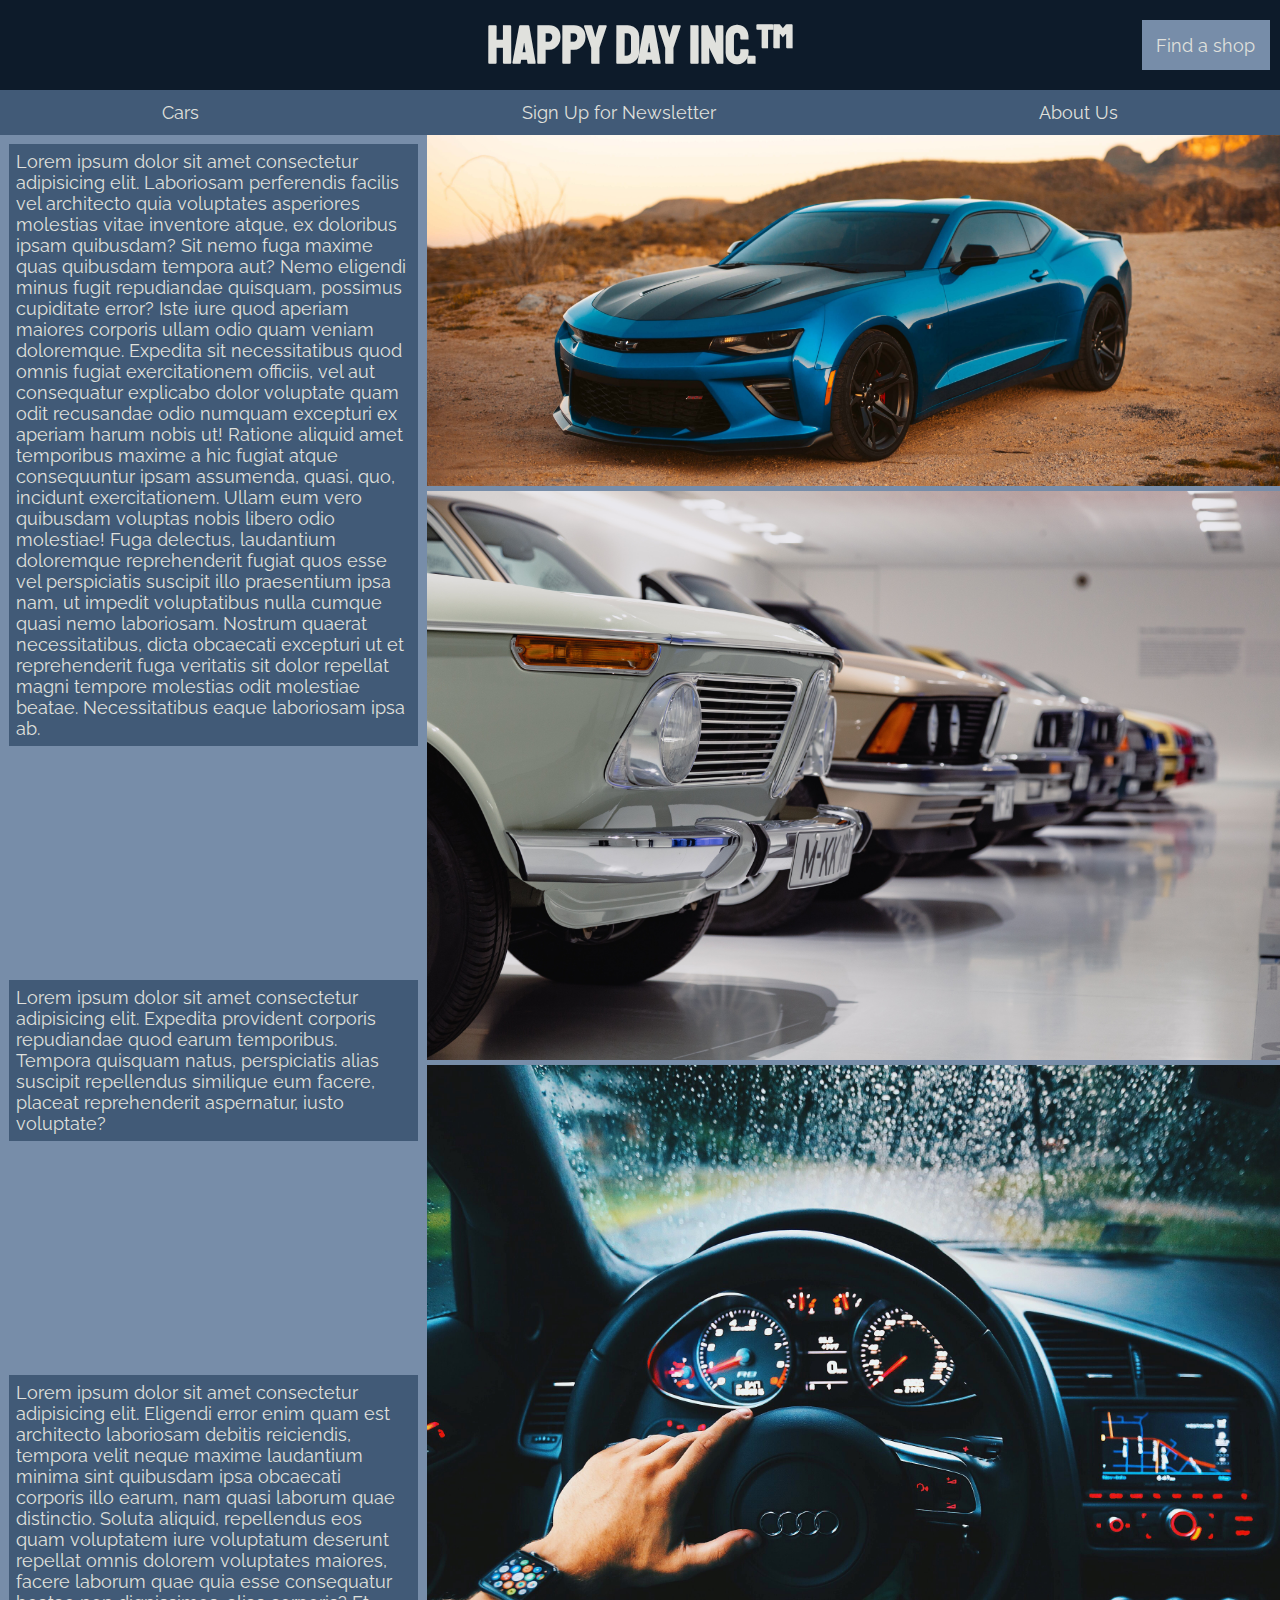
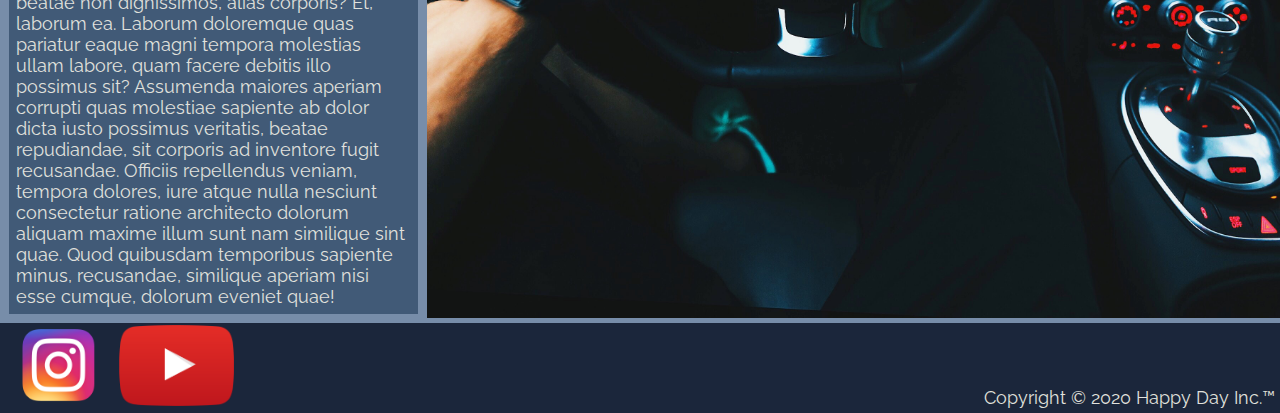
<file: index.html>
<!DOCTYPE html>
<html lang="en">
  <head>
    <meta charset="UTF-8" />
    <meta name="viewport" content="width=device-width, initial-scale=1.0" />
    <link rel="stylesheet" href="style.css" />
    <link
      href="https://fonts.googleapis.com/css2?family=Raleway:wght@300&display=swap"
      rel="stylesheet"
    />
    <link
      href="https://fonts.googleapis.com/css2?family=Staatliches&display=swap"
      rel="stylesheet"
    />
    <meta
      name="description"
      content="Happy Day Inc. Homepage, where you can navigate to the worlds best cars."
    />

    <title>Happy Day Inc.™</title>
  </head>
  <body>
    <header>
      <div class="header-flex-container"></div>
      <div class="header-flex-container">
        <h2 class="title">Happy Day Inc.™</h2>
      </div>
      <div class="header-flex-container">
        <a
          href="https://www.google.se/maps/search/bilar/@61.4485387,17.3760695,5z/data=!3m1!4b1"
          class="shops-button link-text"
          >Find a shop
        </a>
      </div>
    </header>
    <nav>
      <div class="nav-button">
        <a href="cars.html" class="link-text">Cars</a>
      </div>
      <div class="nav-button">
        <a href="#" class="link-text">Sign Up for Newsletter</a>
      </div>
      <div class="nav-button">
        <a href="aboutus.html" class="link-text">About Us</a>
      </div>
    </nav>

    <article id="news">
      <p>
        Lorem ipsum dolor sit amet consectetur adipisicing elit. Laboriosam
        perferendis facilis vel architecto quia voluptates asperiores molestias
        vitae inventore atque, ex doloribus ipsam quibusdam? Sit nemo fuga
        maxime quas quibusdam tempora aut? Nemo eligendi minus fugit repudiandae
        quisquam, possimus cupiditate error? Iste iure quod aperiam maiores
        corporis ullam odio quam veniam doloremque. Expedita sit necessitatibus
        quod omnis fugiat exercitationem officiis, vel aut consequatur explicabo
        dolor voluptate quam odit recusandae odio numquam excepturi ex aperiam
        harum nobis ut! Ratione aliquid amet temporibus maxime a hic fugiat
        atque consequuntur ipsam assumenda, quasi, quo, incidunt exercitationem.
        Ullam eum vero quibusdam voluptas nobis libero odio molestiae! Fuga
        delectus, laudantium doloremque reprehenderit fugiat quos esse vel
        perspiciatis suscipit illo praesentium ipsa nam, ut impedit voluptatibus
        nulla cumque quasi nemo laboriosam. Nostrum quaerat necessitatibus,
        dicta obcaecati excepturi ut et reprehenderit fuga veritatis sit dolor
        repellat magni tempore molestias odit molestiae beatae. Necessitatibus
        eaque laboriosam ipsa ab.
      </p>
      <p>
        Lorem ipsum dolor sit amet consectetur adipisicing elit. Expedita
        provident corporis repudiandae quod earum temporibus. Tempora quisquam
        natus, perspiciatis alias suscipit repellendus similique eum facere,
        placeat reprehenderit aspernatur, iusto voluptate?
      </p>
      <p>
        Lorem ipsum dolor sit amet consectetur adipisicing elit. Eligendi error
        enim quam est architecto laboriosam debitis reiciendis, tempora velit
        neque maxime laudantium minima sint quibusdam ipsa obcaecati corporis
        illo earum, nam quasi laborum quae distinctio. Soluta aliquid,
        repellendus eos quam voluptatem iure voluptatum deserunt repellat omnis
        dolorem voluptates maiores, facere laborum quae quia esse consequatur
        beatae non dignissimos, alias corporis? Et, laborum ea. Laborum
        doloremque quas pariatur eaque magni tempora molestias ullam labore,
        quam facere debitis illo possimus sit? Assumenda maiores aperiam
        corrupti quas molestiae sapiente ab dolor dicta iusto possimus
        veritatis, beatae repudiandae, sit corporis ad inventore fugit
        recusandae. Officiis repellendus veniam, tempora dolores, iure atque
        nulla nesciunt consectetur ratione architecto dolorum aliquam maxime
        illum sunt nam similique sint quae. Quod quibusdam temporibus sapiente
        minus, recusandae, similique aperiam nisi esse cumque, dolorum eveniet
        quae!
      </p>
    </article>

    <article id="cars">
      <img src="Dominator.jpg" alt="Picture of a Blue Dominator Car" />
      <img src="garage.jpg" alt="Picture inside on of our garages" />
      <img
        src="steering wheel.jpg"
        alt="Picture of the interior of the Huntley Car"
      />
    </article>

    <footer>
      <ul>
        <li>
          <a href="https://www.instagram.com/albin_norback/?hl=sv">
            <img src="insta.png" alt="Instagrams Logo" />
          </a>
        </li>
        <li>
          <a href="https://www.youtube.com/user/TeslaMotors"></a>
          <img src="yt.png" alt="Youtubes Logo" />
        </li>
      </ul>
      <p>Copyright © 2020 Happy Day Inc.™</p>
    </footer>
  </body>
</html>
</file>
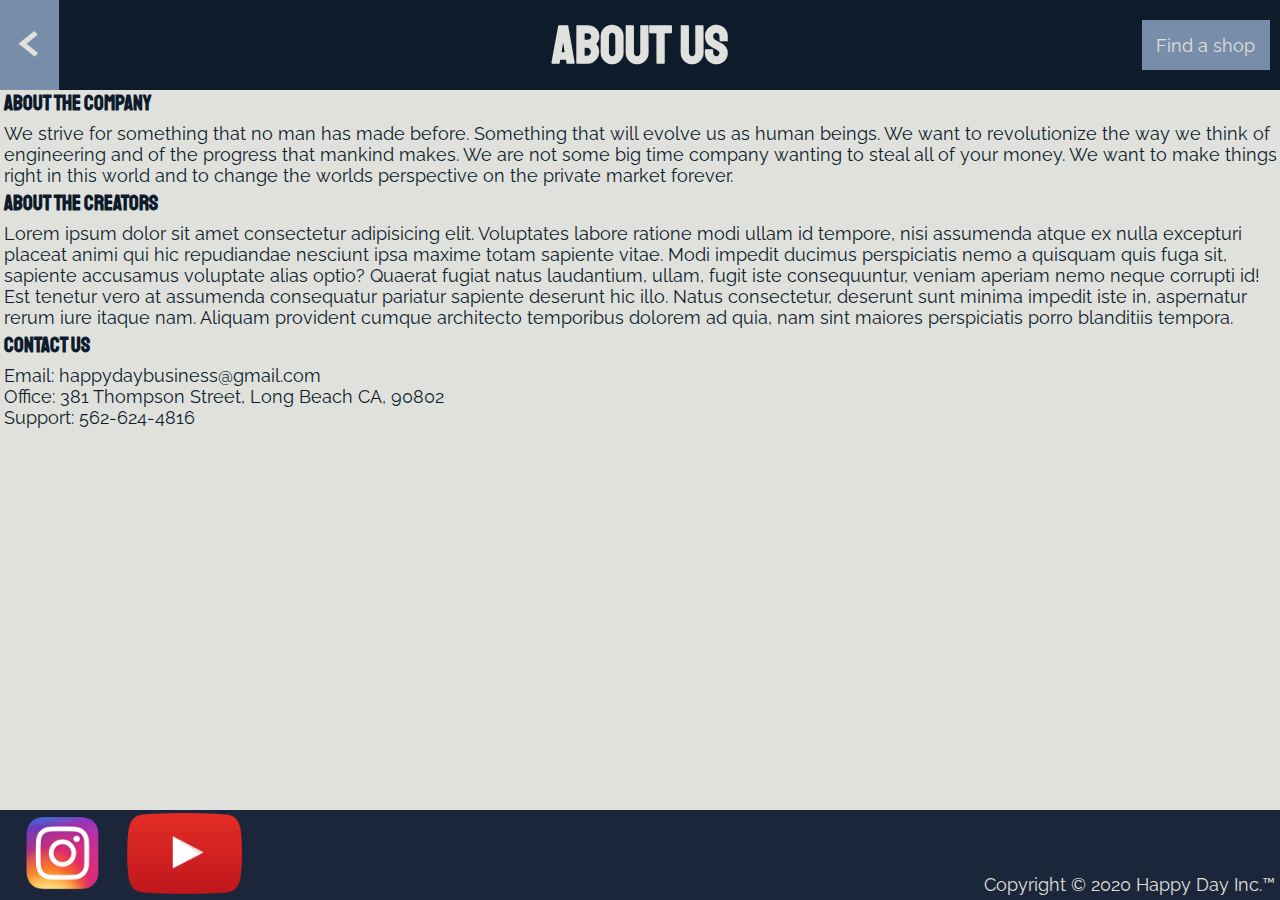
<file: aboutus.html>
<!DOCTYPE html>
<html lang="en">
  <head>
    <meta charset="UTF-8" />
    <meta name="viewport" content="width=device-width, initial-scale=1.0" />
    <link rel="stylesheet" href="sidepage.css" />
    <link
      href="https://fonts.googleapis.com/css2?family=Raleway:wght@300&display=swap"
      rel="stylesheet"
    />
    <link
      href="https://fonts.googleapis.com/css2?family=Staatliches&display=swap"
      rel="stylesheet"
    />

    <title>Happy Day Inc.™</title>
  </head>
  <body>
    <header>
      <div class="header-flex-container">
        <a href="index.html" class="back-button"> &lt; </a>
      </div>
      <div class="header-flex-container">
        <h2 class="title">About Us</h2>
      </div>
      <div class="header-flex-container">
        <a
          href="https://www.google.se/maps/search/bilar/@61.4485387,17.3760695,5z/data=!3m1!4b1"
          class="shops-button link-text"
          >Find a shop
        </a>
      </div>
    </header>
    <main class="about-main">
      <h3>About the Company</h3>
      <p>
        We strive for something that no man has made before. Something that will
        evolve us as human beings. We want to revolutionize the way we think of
        engineering and of the progress that mankind makes. We are not some big
        time company wanting to steal all of your money. We want to make things
        right in this world and to change the worlds perspective on the private
        market forever.
      </p>
      <h3>About the Creators</h3>
      <p>
        Lorem ipsum dolor sit amet consectetur adipisicing elit. Voluptates
        labore ratione modi ullam id tempore, nisi assumenda atque ex nulla
        excepturi placeat animi qui hic repudiandae nesciunt ipsa maxime totam
        sapiente vitae. Modi impedit ducimus perspiciatis nemo a quisquam quis
        fuga sit, sapiente accusamus voluptate alias optio? Quaerat fugiat natus
        laudantium, ullam, fugit iste consequuntur, veniam aperiam nemo neque
        corrupti id! Est tenetur vero at assumenda consequatur pariatur sapiente
        deserunt hic illo. Natus consectetur, deserunt sunt minima impedit iste
        in, aspernatur rerum iure itaque nam. Aliquam provident cumque
        architecto temporibus dolorem ad quia, nam sint maiores perspiciatis
        porro blanditiis tempora.
      </p>

      <h3>Contact Us</h3>
      <ul>
        <li>Email: happydaybusiness@gmail.com</li>
        <li>Office: 381 Thompson Street, Long Beach CA, 90802</li>
        <li>Support: 562-624-4816</li>
      </ul>
    </main>
    <footer>
      <ul>
        <li>
          <a href="https://www.instagram.com/albin_norback/?hl=sv">
            <img src="insta.png" alt="Instagrams Logo" />
          </a>
        </li>
        <li>
          <a href="https://www.youtube.com/user/TeslaMotors"></a>
          <img src="yt.png" alt="Youtubes Logo" />
        </li>
      </ul>
      <p>Copyright © 2020 Happy Day Inc.™</p>
    </footer>
  </body>
</html>
</file>
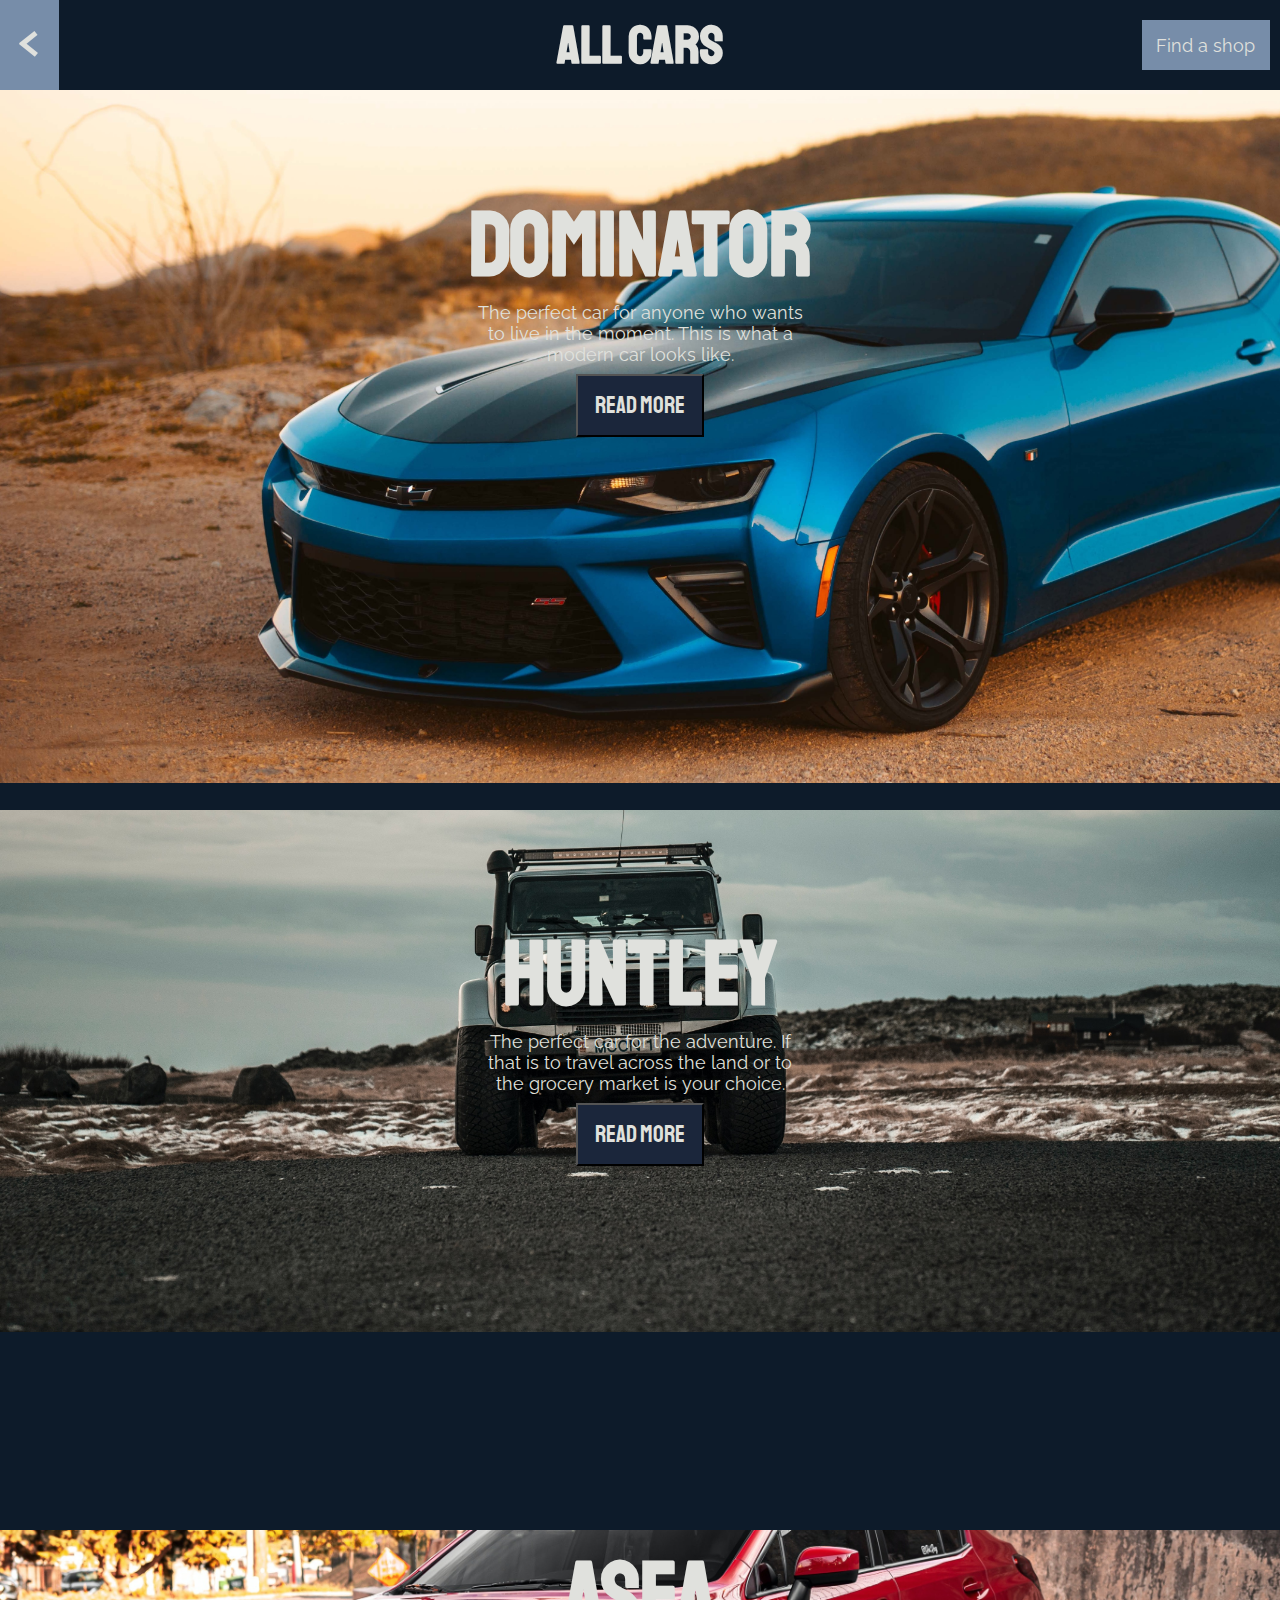
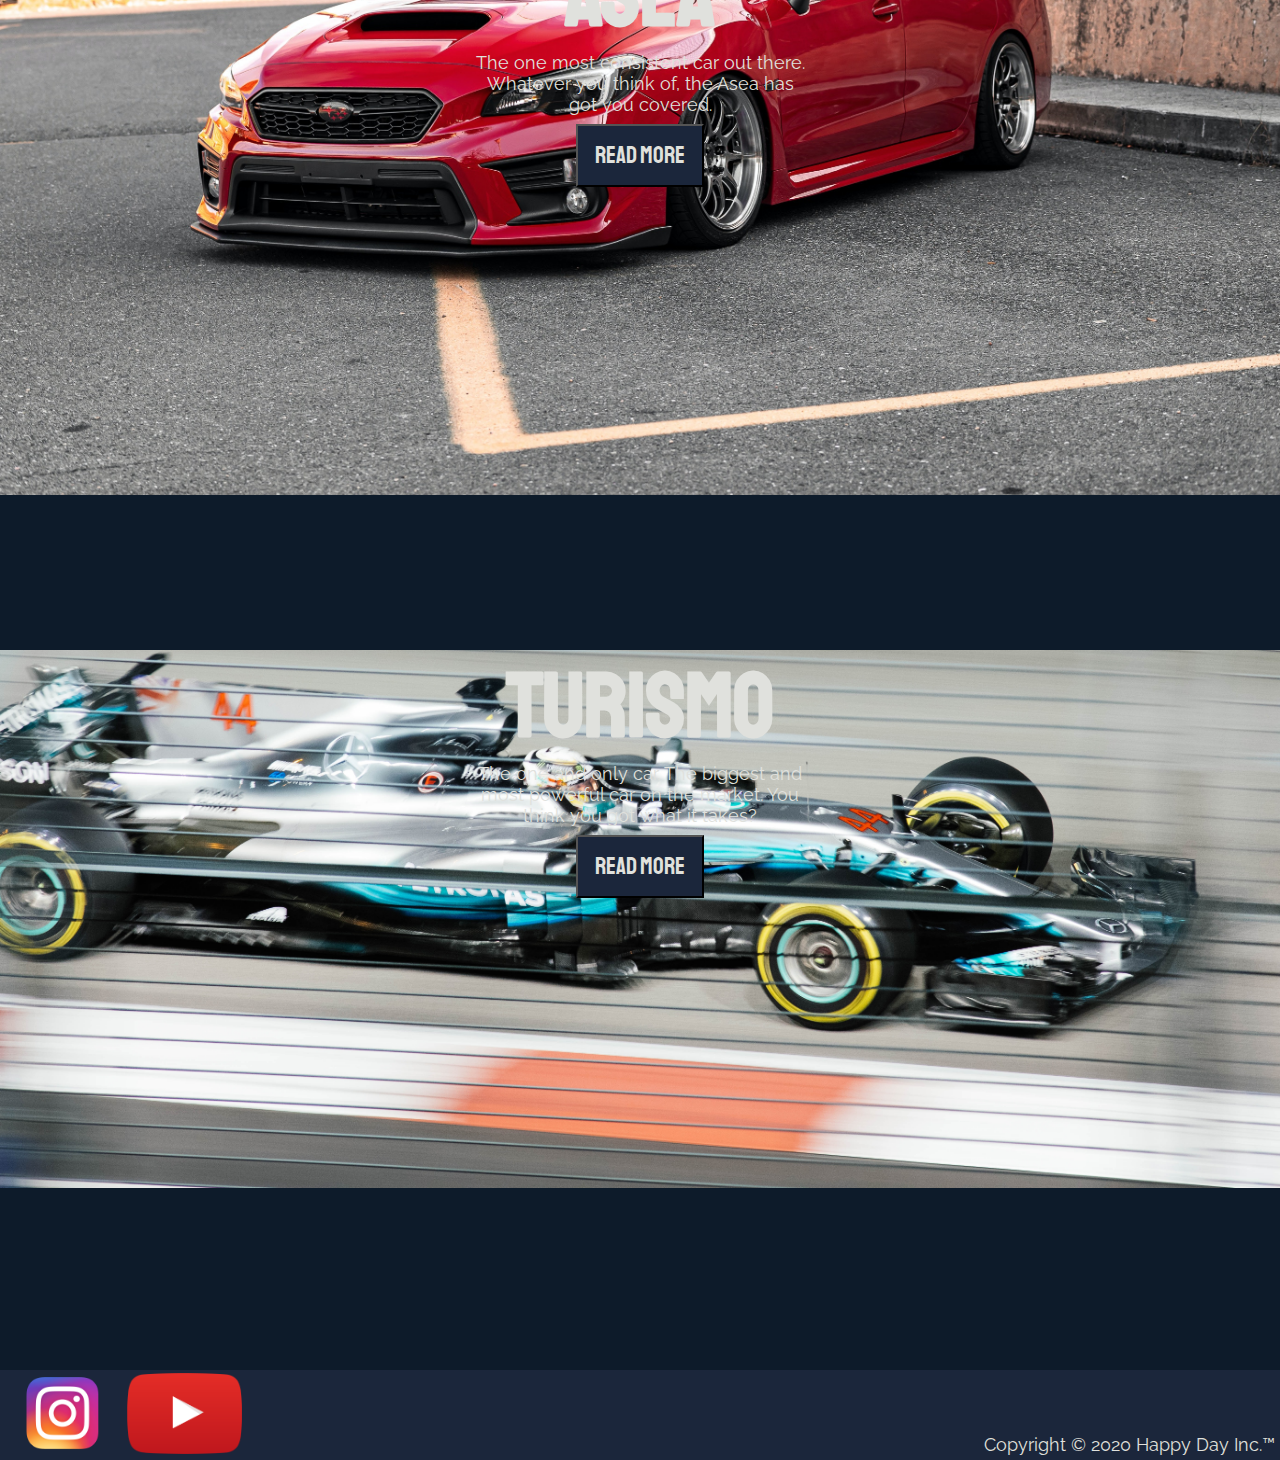
<file: cars.html>
<!DOCTYPE html>
<html lang="en">
  <head>
    <meta charset="UTF-8" />
    <meta name="viewport" content="width=device-width, initial-scale=1.0" />
    <link rel="stylesheet" href="sidepage.css" />
    <link
      href="https://fonts.googleapis.com/css2?family=Raleway:wght@300&display=swap"
      rel="stylesheet"
    />
    <link
      href="https://fonts.googleapis.com/css2?family=Staatliches&display=swap"
      rel="stylesheet"
    />

    <title>Happy Day Inc.™</title>
  </head>
  <body>
    <header>
      <div class="header-flex-container">
        <a href="index.html" class="back-button"> &lt; </a>
      </div>
      <div class="header-flex-container">
        <h2 class="title">All Cars</h2>
      </div>
      <div class="header-flex-container">
        <a
          href="https://www.google.se/maps/search/bilar/@61.4485387,17.3760695,5z/data=!3m1!4b1"
          class="shops-button link-text"
          >Find a shop
        </a>
      </div>
    </header>
    <main class="cars-main">
      <article id="dominator">
        <h1>Dominator</h1>
        <p>
          The perfect car for anyone who wants to live in the moment. This is
          what a modern car looks like.
        </p>
        <button type="button" onclick="alert('Not Currently Functional!')">
          Read More
        </button>
      </article>
      <article id="huntley">
        <h1>Huntley</h1>
        <p>
          The perfect car for the adventure. If that is to travel across the
          land or to the grocery market is your choice.
        </p>
        <button type="button" onclick="alert('Not Currently Functional!')">
          Read More
        </button>
      </article>
      <article id="asea">
        <h1>Asea</h1>
        <p>
          The one most consistent car out there. Whatever you think of, the Asea
          has got you covered.
        </p>
        <button type="button" onclick="alert('Not Currently Functional!')">
          Read More
        </button>
      </article>
      <article id="turismo">
        <h1>turismo</h1>
        <p>
          The one and only car. The biggest and most powerful car on the market.
          You think you got what it takes?
        </p>
        <button type="button" onclick="alert('Not Currently Functional!')">
          Read More
        </button>
      </article>
    </main>
    <footer>
      <ul>
        <li>
          <a href="https://www.instagram.com/albin_norback/?hl=sv">
            <img src="insta.png" alt="Instagrams Logo" />
          </a>
        </li>
        <li>
          <a href="https://www.youtube.com/user/TeslaMotors"></a>
          <img src="yt.png" alt="Youtubes Logo" />
        </li>
      </ul>
      <p>Copyright © 2020 Happy Day Inc.™</p>
    </footer>
  </body>
</html>
</file>
<file: style.css>
:root {
  --black: #0d1b2a;
  --dark-blue: #1b263b;
  --mid-blue: #415a77;
  --light-blue: #778da9;
  --beige: #e0e1dd;
  font-size: 18px;
}

* {
  margin: 0;
  padding: 0;
}

html {
  height: 100%;
}

h2 {
  color: var(--beige);
  font-family: "Staatliches", cursive;
  font-size: 3rem;
  white-space: nowrap;
}

p {
  font-family: "Raleway", sans-serif;
  color: var(--beige);
}

body {
  min-height: 100%;
  display: grid;
  grid-template-columns: 2fr 4fr;
  grid-template-rows: 10vh 5vh 1fr 10vh;
}

header {
  grid-column-end: span 2;
  background-color: var(--black);
  display: flex;
}

.header-flex-container {
  flex: 1;
  display: flex;
  justify-content: center;
  align-items: center;
}

.link-text {
  text-decoration: none;
  color: var(--beige);
  font-family: "Raleway", sans-serif;
}

.shops-button {
  background-color: var(--light-blue);
  padding: 0.8rem;
  margin-right: 0.8vw;
  margin-left: auto;
}

.shops-button:hover {
  background-color: var(--mid-blue);
}

nav {
  display: flex;
  grid-column-end: span 2;
  background-color: var(--mid-blue);
  justify-content: space-around;
  align-items: center;
}

nav a {
  padding: 0.2rem;
}

nav a:hover {
  background-color: var(--light-blue);
}

#news {
  background-color: var(--light-blue);
  display: flex;
  flex-direction: column;
  justify-content: space-between;
}

#cars {
  background-color: var(--light-blue);
}

#cars img {
  max-width: 100%;
}

#news p {
  margin: 0.5rem;
  padding: 0.4rem;
  background-color: var(--mid-blue);
}

footer {
  grid-column-end: span 2;
  background-color: var(--dark-blue);
  display: flex;
  justify-content: space-between;
}

footer ul {
  list-style: none;
  display: flex;
  align-items: center;
}

footer p {
  align-self: flex-end;
  margin: 0.3rem;
}

footer img {
  margin-left: 1.5vw;
  height: 9vh;
}
/*

font-family: "Staatliches", cursive;
font-family: "Raleway", sans-serif;

*/
</file>
<file: sidepage.css>
:root {
  --black: #0d1b2a;
  --dark-blue: #1b263b;
  --mid-blue: #415a77;
  --light-blue: #778da9;
  --beige: #e0e1dd;
  font-size: 18px;
}

* {
  margin: 0;
  padding: 0;
}
html {
  height: 100%;
}

body {
  min-height: 100%;
  display: grid;
  grid-template-rows: 10vh 1fr 10vh;
}

h1 {
  color: var(--beige);
  font-family: "Staatliches", cursive;
  font-size: 5rem;
}

h2 {
  color: var(--beige);
  font-family: "Staatliches", cursive;
  font-size: 3rem;
  white-space: nowrap;
}

h3 {
  color: var(--black);
  font-family: "Staatliches", cursive;
  margin-left: 0.2rem;
  margin-bottom: 0.4rem;
}

p + h3 {
  margin-top: 0.2rem;
}

p {
  font-family: "Raleway", sans-serif;
}

li {
  font-family: "Raleway", sans-serif;
  color: var(--black);
  margin-left: 0.2rem;
}

button {
  font-family: "Staatliches", cursive;
  color: var(--beige);
  background-color: var(--dark-blue);
  outline: none;
  font-size: 1.3rem;
  width: 10vw;
  height: 7vh;
  margin: 0.5rem;
}

header {
  background-color: var(--black);
  display: flex;
}

.header-flex-container {
  flex: 1;
  display: flex;
  justify-content: center;
  align-items: center;
}

.link-text {
  text-decoration: none;
  color: var(--beige);
  font-family: "Raleway", sans-serif;
}

.back-button {
  margin-right: auto;
  text-decoration: none;
  color: var(--beige);
  font-family: "Staatliches", cursive;
  font-size: 3rem;
  padding-top: 0;
  padding: 1rem;
  background-color: var(--mid-blue);
}

.back-button:hover {
  background-color: var(--light-blue);
}

.shops-button {
  background-color: var(--light-blue);
  padding: 0.8rem;
  margin-right: 0.8vw;
  margin-left: auto;
}

.shops-button:hover {
  background-color: var(--mid-blue);
}

.about-main {
  background-color: var(--beige);
}

.about-main p {
  color: var(--black);
  margin-left: 0.2rem;
}

.cars-main {
  display: grid;
  grid-template-rows: repeat(4, 80vh);
  text-align: center;
  background-color: var(--black);
}

.cars-main p {
  margin-left: auto;
  margin-right: auto;
  max-width: 30ch;
  color: var(--beige);
}

#dominator {
  background-image: url("Dominator.jpg");
  background-position: left 0 top -3vh;
  background-repeat: no-repeat;
  background-size: cover;
  position: relative;
}

#dominator h1 {
  margin-top: 11vh;
}

#huntley {
  background-image: url("Huntley.jpg");
  background-position: left 0 top -37vh;
  background-repeat: no-repeat;
  background-size: cover;
  position: relative;
}

#huntley h1 {
  margin-top: 12vh;
}

#asea {
  background-image: url("Asea.jpg");
  background-position: left 0 top -32vh;
  background-repeat: no-repeat;
  background-size: cover;
}

#asea h1 {
  margin-top: 1vh;
}

#turismo {
  background-image: url("Turismo.jpg");
  background-position: left 0 top -35vh;
  background-repeat: no-repeat;
  background-size: cover;
}

footer {
  background-color: var(--dark-blue);
  display: flex;
  justify-content: space-between;
}

footer ul {
  list-style: none;
  display: flex;
  align-items: center;
}

footer p {
  align-self: flex-end;
  margin: 0.3rem;
  color: var(--beige);
}

footer img {
  margin-left: 1.5vw;
  height: 9vh;
}

/*

font-family: "Staatliches", cursive;
font-family: "Raleway", sans-serif;

*/
</file>
